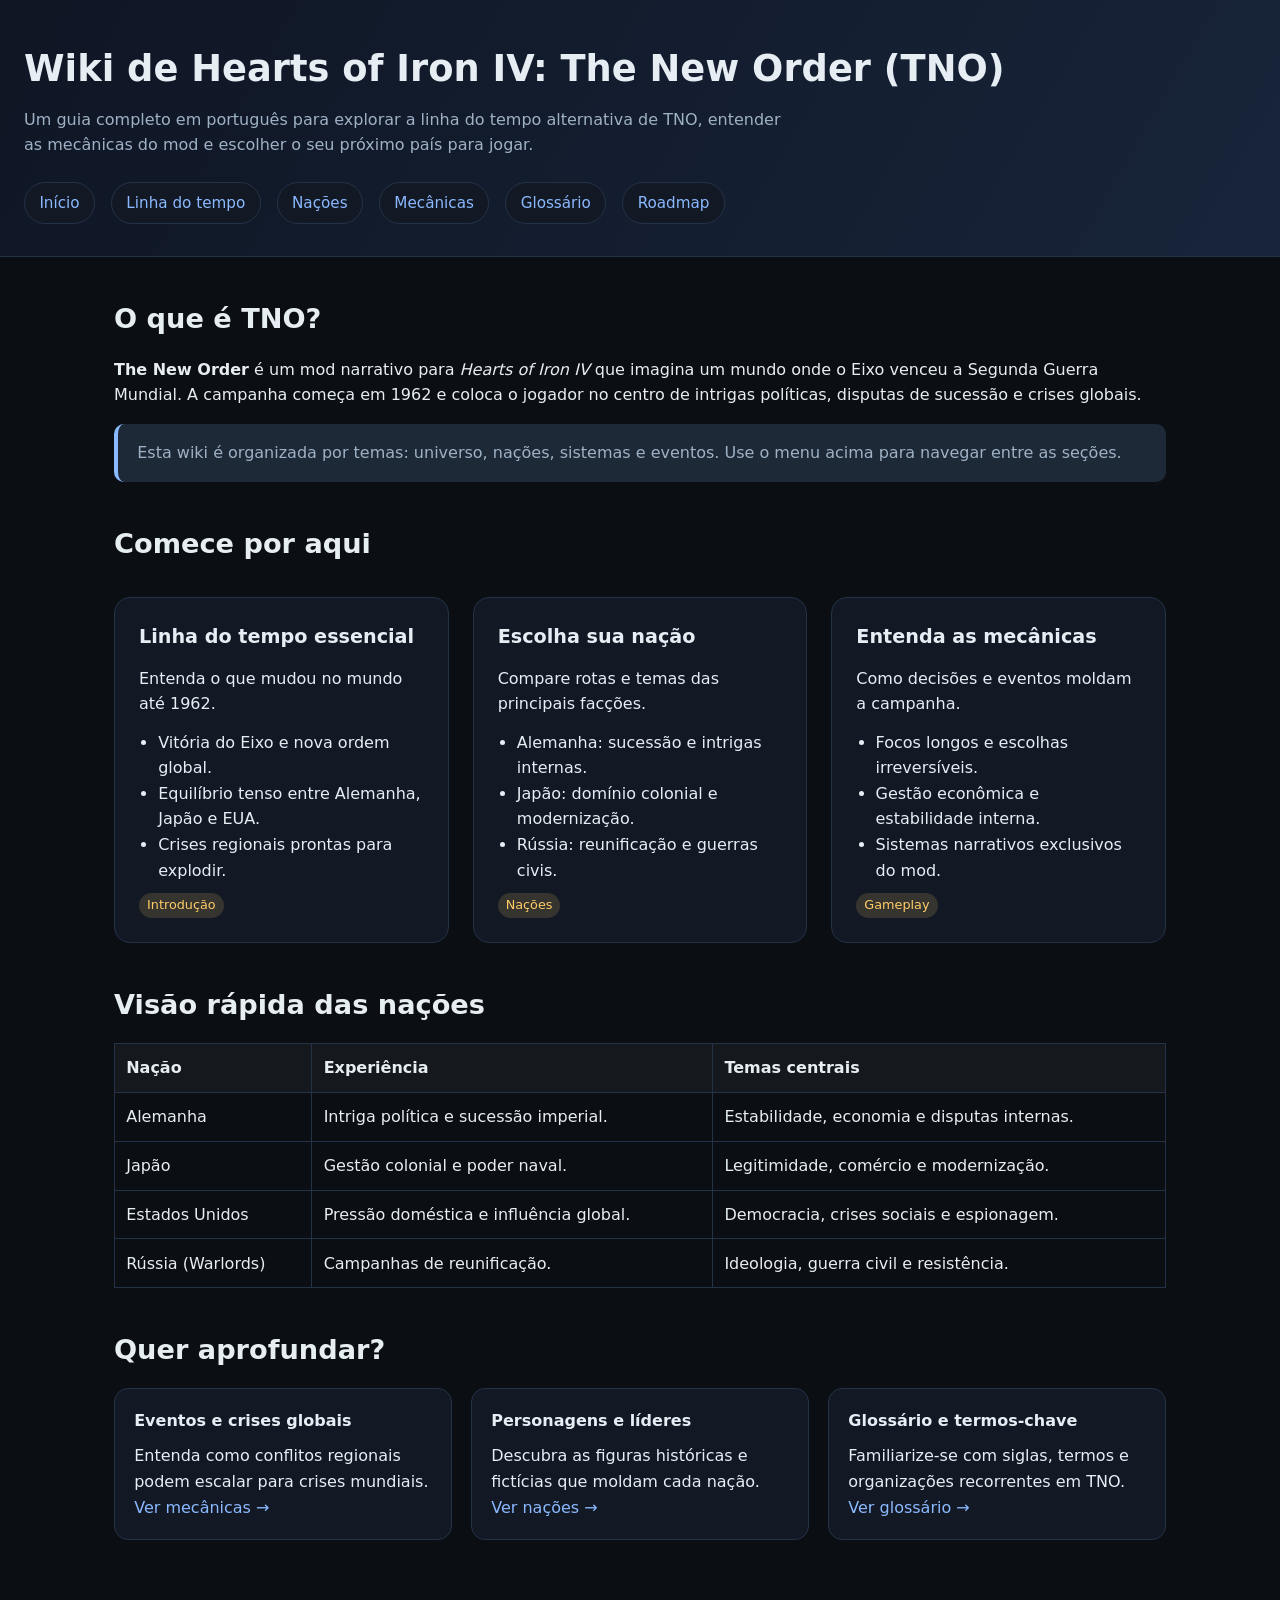
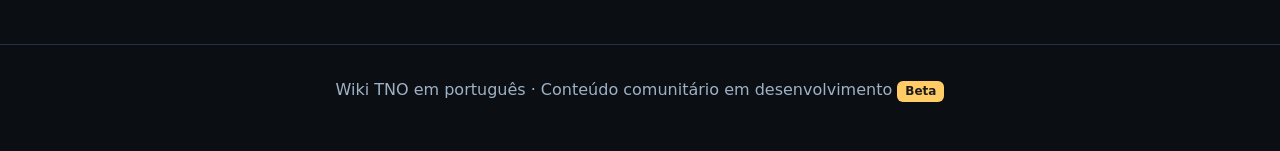
<file: index.html>
<!DOCTYPE html>
<html lang="pt-BR">
  <head>
    <meta charset="UTF-8" />
    <meta name="viewport" content="width=device-width, initial-scale=1" />
    <title>Wiki TNO - Página inicial</title>
    <link rel="stylesheet" href="styles.css" />
  </head>
  <body>
    <header class="site-header">
      <h1>Wiki de Hearts of Iron IV: The New Order (TNO)</h1>
      <p>
        Um guia completo em português para explorar a linha do tempo alternativa de
        TNO, entender as mecânicas do mod e escolher o seu próximo país para jogar.
      </p>
      <nav class="nav">
        <a href="index.html">Início</a>
        <a href="pages/linha-do-tempo.html">Linha do tempo</a>
        <a href="pages/nacoes.html">Nações</a>
        <a href="pages/mecanicas.html">Mecânicas</a>
        <a href="pages/glossario.html">Glossário</a>
        <a href="pages/roadmap.html">Roadmap</a>
      </nav>
    </header>

    <main>
      <section class="section">
        <h2>O que é TNO?</h2>
        <p>
          <strong>The New Order</strong> é um mod narrativo para <em>Hearts of Iron IV</em>
          que imagina um mundo onde o Eixo venceu a Segunda Guerra Mundial. A campanha
          começa em 1962 e coloca o jogador no centro de intrigas políticas, disputas
          de sucessão e crises globais.
        </p>
        <div class="callout">
          Esta wiki é organizada por temas: universo, nações, sistemas e eventos.
          Use o menu acima para navegar entre as seções.
        </div>
      </section>

      <section class="section">
        <h2>Comece por aqui</h2>
        <div class="hero-grid">
          <div class="hero-panel">
            <h3>Linha do tempo essencial</h3>
            <p>Entenda o que mudou no mundo até 1962.</p>
            <ul>
              <li>Vitória do Eixo e nova ordem global.</li>
              <li>Equilíbrio tenso entre Alemanha, Japão e EUA.</li>
              <li>Crises regionais prontas para explodir.</li>
            </ul>
            <span class="tag">Introdução</span>
          </div>
          <div class="hero-panel">
            <h3>Escolha sua nação</h3>
            <p>Compare rotas e temas das principais facções.</p>
            <ul>
              <li>Alemanha: sucessão e intrigas internas.</li>
              <li>Japão: domínio colonial e modernização.</li>
              <li>Rússia: reunificação e guerras civis.</li>
            </ul>
            <span class="tag">Nações</span>
          </div>
          <div class="hero-panel">
            <h3>Entenda as mecânicas</h3>
            <p>Como decisões e eventos moldam a campanha.</p>
            <ul>
              <li>Focos longos e escolhas irreversíveis.</li>
              <li>Gestão econômica e estabilidade interna.</li>
              <li>Sistemas narrativos exclusivos do mod.</li>
            </ul>
            <span class="tag">Gameplay</span>
          </div>
        </div>
      </section>

      <section class="section">
        <h2>Visão rápida das nações</h2>
        <table class="table">
          <thead>
            <tr>
              <th>Nação</th>
              <th>Experiência</th>
              <th>Temas centrais</th>
            </tr>
          </thead>
          <tbody>
            <tr>
              <td>Alemanha</td>
              <td>Intriga política e sucessão imperial.</td>
              <td>Estabilidade, economia e disputas internas.</td>
            </tr>
            <tr>
              <td>Japão</td>
              <td>Gestão colonial e poder naval.</td>
              <td>Legitimidade, comércio e modernização.</td>
            </tr>
            <tr>
              <td>Estados Unidos</td>
              <td>Pressão doméstica e influência global.</td>
              <td>Democracia, crises sociais e espionagem.</td>
            </tr>
            <tr>
              <td>Rússia (Warlords)</td>
              <td>Campanhas de reunificação.</td>
              <td>Ideologia, guerra civil e resistência.</td>
            </tr>
          </tbody>
        </table>
      </section>

      <section class="section">
        <h2>Quer aprofundar?</h2>
        <div class="card-grid">
          <article class="card">
            <h4>Eventos e crises globais</h4>
            <p>
              Entenda como conflitos regionais podem escalar para crises mundiais.
            </p>
            <a href="pages/mecanicas.html">Ver mecânicas →</a>
          </article>
          <article class="card">
            <h4>Personagens e líderes</h4>
            <p>
              Descubra as figuras históricas e fictícias que moldam cada nação.
            </p>
            <a href="pages/nacoes.html">Ver nações →</a>
          </article>
          <article class="card">
            <h4>Glossário e termos-chave</h4>
            <p>
              Familiarize-se com siglas, termos e organizações recorrentes em TNO.
            </p>
            <a href="pages/glossario.html">Ver glossário →</a>
          </article>
        </div>
      </section>
    </main>

    <footer>
      <p>
        Wiki TNO em português · Conteúdo comunitário em desenvolvimento
        <span class="badge">Beta</span>
      </p>
    </footer>
  </body>
</html>
</file>
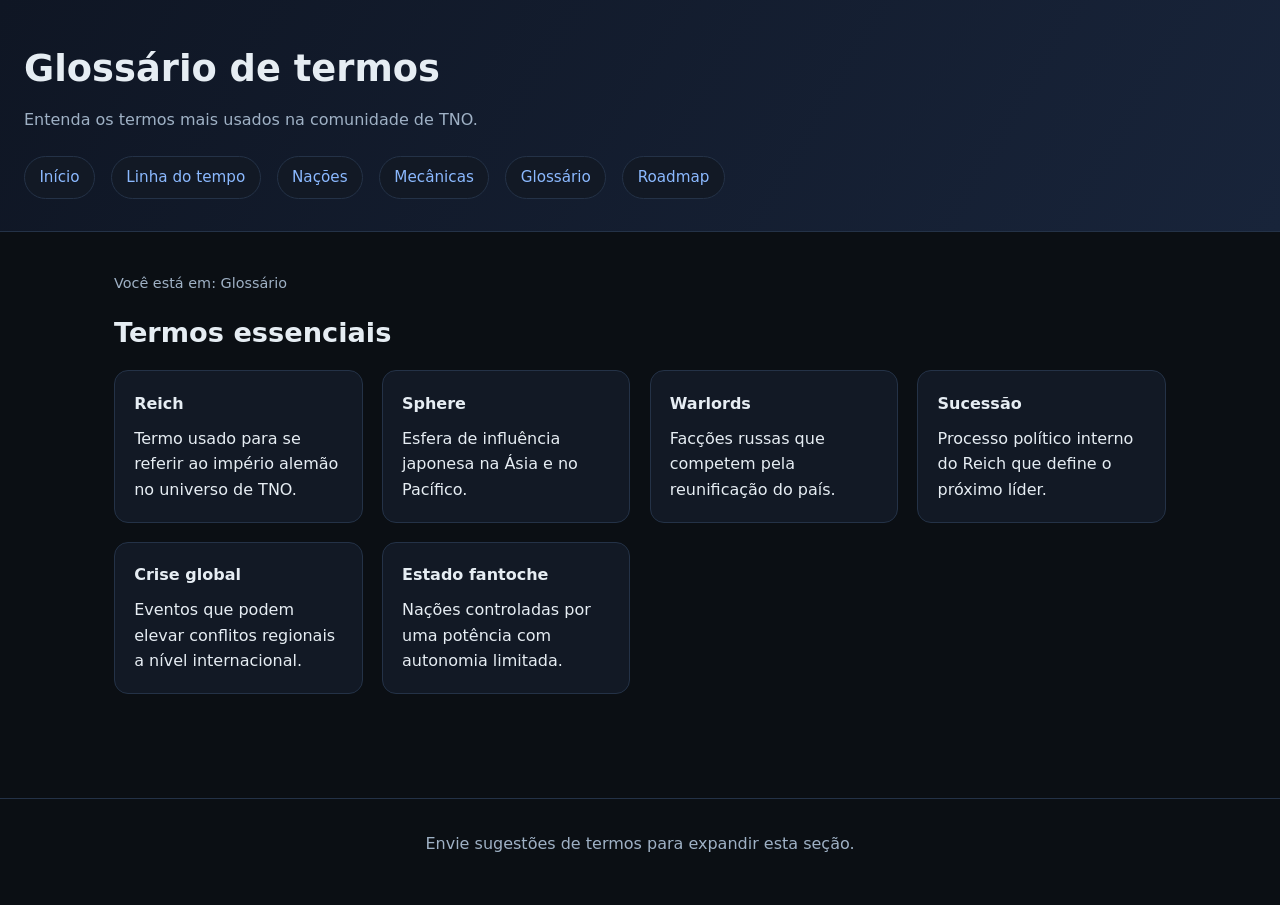
<file: pages/glossario.html>
<!DOCTYPE html>
<html lang="pt-BR">
  <head>
    <meta charset="UTF-8" />
    <meta name="viewport" content="width=device-width, initial-scale=1" />
    <title>Glossário - Wiki TNO</title>
    <link rel="stylesheet" href="../styles.css" />
  </head>
  <body>
    <header class="site-header">
      <h1>Glossário de termos</h1>
      <p>Entenda os termos mais usados na comunidade de TNO.</p>
      <nav class="nav">
        <a href="../index.html">Início</a>
        <a href="linha-do-tempo.html">Linha do tempo</a>
        <a href="nacoes.html">Nações</a>
        <a href="mecanicas.html">Mecânicas</a>
        <a href="glossario.html">Glossário</a>
        <a href="roadmap.html">Roadmap</a>
      </nav>
    </header>

    <main>
      <div class="breadcrumbs">Você está em: Glossário</div>

      <section class="section">
        <h2>Termos essenciais</h2>
        <div class="card-grid">
          <article class="card">
            <h4>Reich</h4>
            <p>Termo usado para se referir ao império alemão no universo de TNO.</p>
          </article>
          <article class="card">
            <h4>Sphere</h4>
            <p>Esfera de influência japonesa na Ásia e no Pacífico.</p>
          </article>
          <article class="card">
            <h4>Warlords</h4>
            <p>Facções russas que competem pela reunificação do país.</p>
          </article>
          <article class="card">
            <h4>Sucessão</h4>
            <p>Processo político interno do Reich que define o próximo líder.</p>
          </article>
          <article class="card">
            <h4>Crise global</h4>
            <p>Eventos que podem elevar conflitos regionais a nível internacional.</p>
          </article>
          <article class="card">
            <h4>Estado fantoche</h4>
            <p>Nações controladas por uma potência com autonomia limitada.</p>
          </article>
        </div>
      </section>
    </main>

    <footer>
      <p>Envie sugestões de termos para expandir esta seção.</p>
    </footer>
  </body>
</html>
</file>
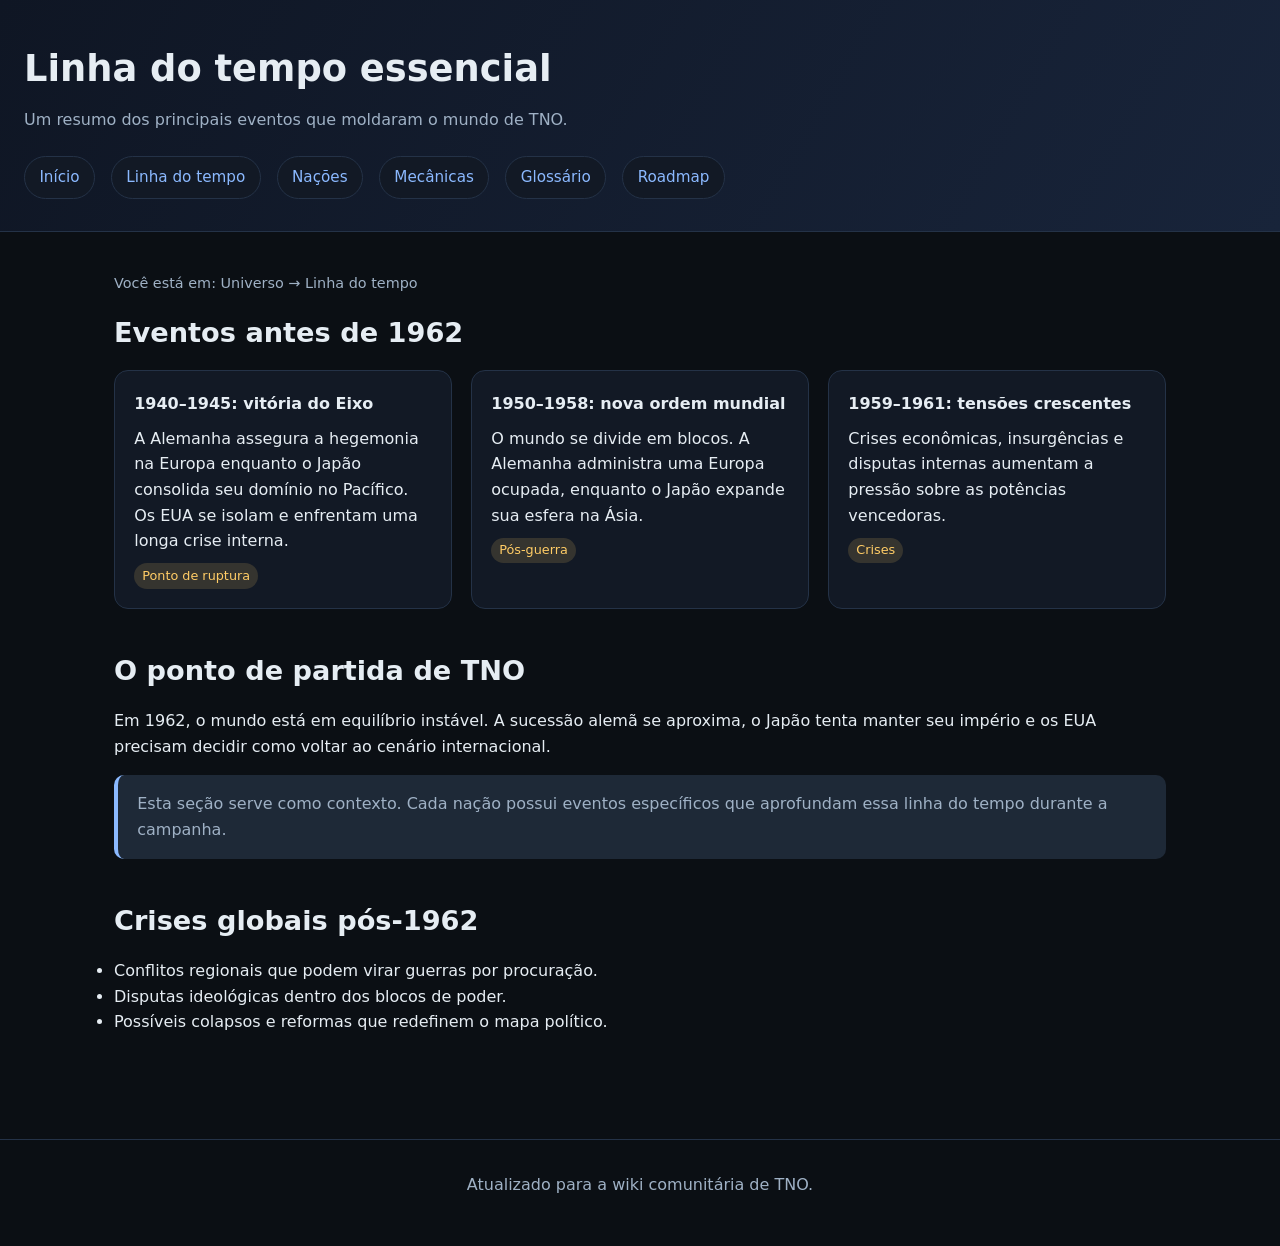
<file: pages/linha-do-tempo.html>
<!DOCTYPE html>
<html lang="pt-BR">
  <head>
    <meta charset="UTF-8" />
    <meta name="viewport" content="width=device-width, initial-scale=1" />
    <title>Linha do tempo - Wiki TNO</title>
    <link rel="stylesheet" href="../styles.css" />
  </head>
  <body>
    <header class="site-header">
      <h1>Linha do tempo essencial</h1>
      <p>Um resumo dos principais eventos que moldaram o mundo de TNO.</p>
      <nav class="nav">
        <a href="../index.html">Início</a>
        <a href="linha-do-tempo.html">Linha do tempo</a>
        <a href="nacoes.html">Nações</a>
        <a href="mecanicas.html">Mecânicas</a>
        <a href="glossario.html">Glossário</a>
        <a href="roadmap.html">Roadmap</a>
      </nav>
    </header>

    <main>
      <div class="breadcrumbs">Você está em: Universo → Linha do tempo</div>

      <section class="section">
        <h2>Eventos antes de 1962</h2>
        <div class="card-grid">
          <article class="card">
            <h4>1940–1945: vitória do Eixo</h4>
            <p>
              A Alemanha assegura a hegemonia na Europa enquanto o Japão consolida seu
              domínio no Pacífico. Os EUA se isolam e enfrentam uma longa crise interna.
            </p>
            <span class="tag">Ponto de ruptura</span>
          </article>
          <article class="card">
            <h4>1950–1958: nova ordem mundial</h4>
            <p>
              O mundo se divide em blocos. A Alemanha administra uma Europa ocupada,
              enquanto o Japão expande sua esfera na Ásia.
            </p>
            <span class="tag">Pós-guerra</span>
          </article>
          <article class="card">
            <h4>1959–1961: tensões crescentes</h4>
            <p>
              Crises econômicas, insurgências e disputas internas aumentam a pressão
              sobre as potências vencedoras.
            </p>
            <span class="tag">Crises</span>
          </article>
        </div>
      </section>

      <section class="section">
        <h2>O ponto de partida de TNO</h2>
        <p>
          Em 1962, o mundo está em equilíbrio instável. A sucessão alemã se aproxima,
          o Japão tenta manter seu império e os EUA precisam decidir como voltar ao
          cenário internacional.
        </p>
        <div class="callout">
          Esta seção serve como contexto. Cada nação possui eventos específicos que
          aprofundam essa linha do tempo durante a campanha.
        </div>
      </section>

      <section class="section">
        <h2>Crises globais pós-1962</h2>
        <ul>
          <li>Conflitos regionais que podem virar guerras por procuração.</li>
          <li>Disputas ideológicas dentro dos blocos de poder.</li>
          <li>Possíveis colapsos e reformas que redefinem o mapa político.</li>
        </ul>
      </section>
    </main>

    <footer>
      <p>Atualizado para a wiki comunitária de TNO.</p>
    </footer>
  </body>
</html>
</file>
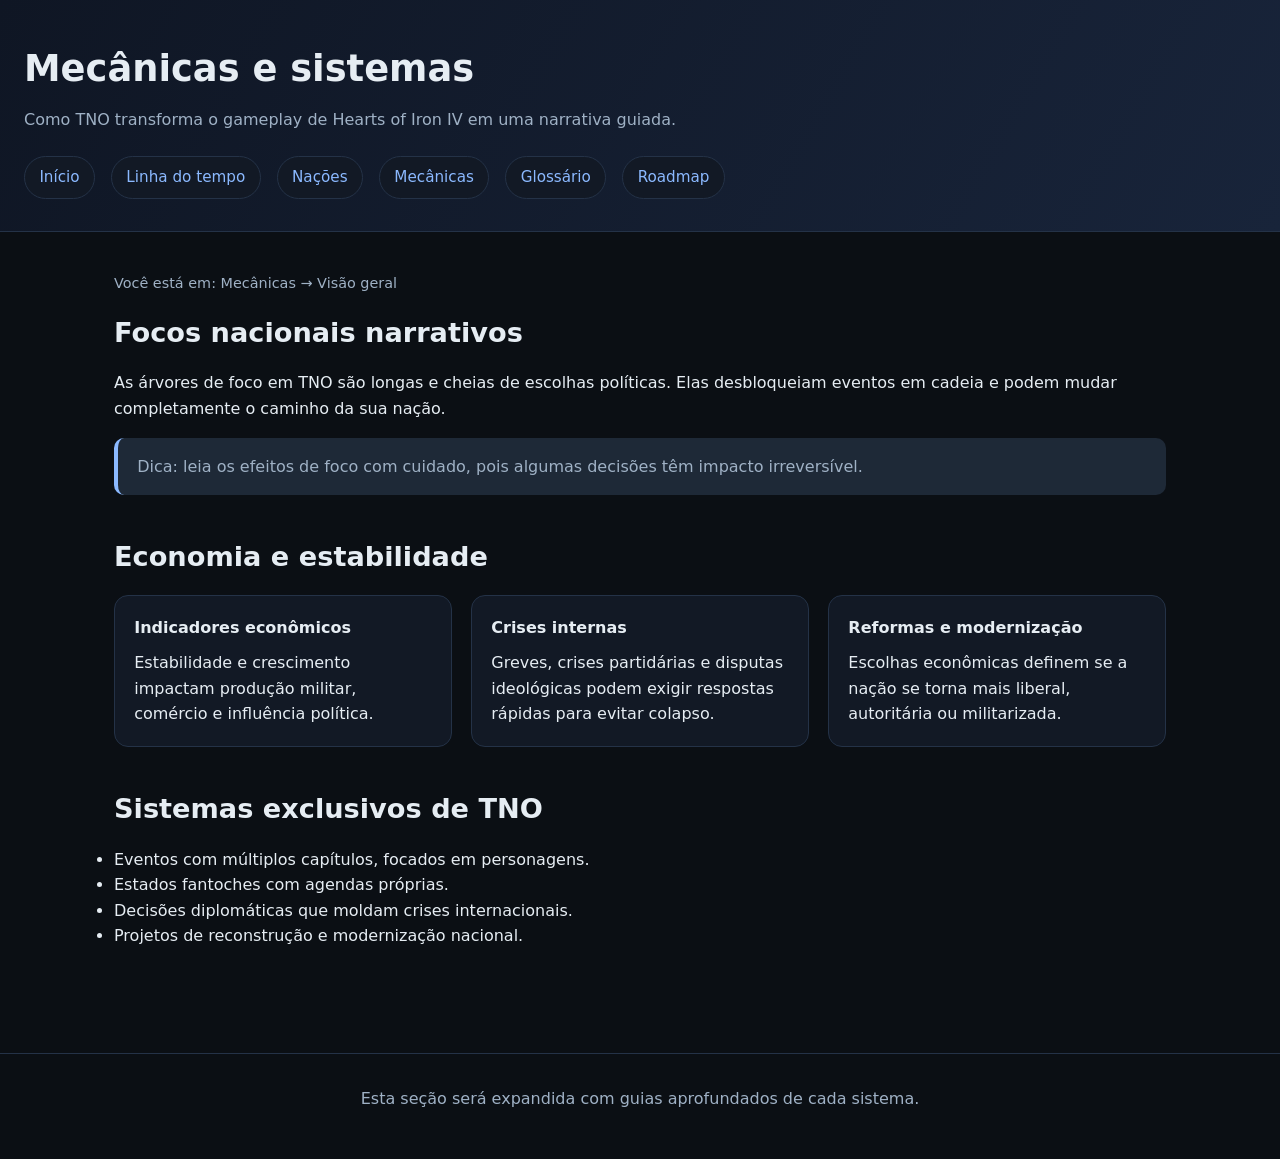
<file: pages/mecanicas.html>
<!DOCTYPE html>
<html lang="pt-BR">
  <head>
    <meta charset="UTF-8" />
    <meta name="viewport" content="width=device-width, initial-scale=1" />
    <title>Mecânicas - Wiki TNO</title>
    <link rel="stylesheet" href="../styles.css" />
  </head>
  <body>
    <header class="site-header">
      <h1>Mecânicas e sistemas</h1>
      <p>Como TNO transforma o gameplay de Hearts of Iron IV em uma narrativa guiada.</p>
      <nav class="nav">
        <a href="../index.html">Início</a>
        <a href="linha-do-tempo.html">Linha do tempo</a>
        <a href="nacoes.html">Nações</a>
        <a href="mecanicas.html">Mecânicas</a>
        <a href="glossario.html">Glossário</a>
        <a href="roadmap.html">Roadmap</a>
      </nav>
    </header>

    <main>
      <div class="breadcrumbs">Você está em: Mecânicas → Visão geral</div>

      <section class="section">
        <h2>Focos nacionais narrativos</h2>
        <p>
          As árvores de foco em TNO são longas e cheias de escolhas políticas. Elas
          desbloqueiam eventos em cadeia e podem mudar completamente o caminho da
          sua nação.
        </p>
        <div class="callout">
          Dica: leia os efeitos de foco com cuidado, pois algumas decisões têm impacto
          irreversível.
        </div>
      </section>

      <section class="section">
        <h2>Economia e estabilidade</h2>
        <div class="card-grid">
          <article class="card">
            <h4>Indicadores econômicos</h4>
            <p>
              Estabilidade e crescimento impactam produção militar, comércio e
              influência política.
            </p>
          </article>
          <article class="card">
            <h4>Crises internas</h4>
            <p>
              Greves, crises partidárias e disputas ideológicas podem exigir respostas
              rápidas para evitar colapso.
            </p>
          </article>
          <article class="card">
            <h4>Reformas e modernização</h4>
            <p>
              Escolhas econômicas definem se a nação se torna mais liberal, autoritária
              ou militarizada.
            </p>
          </article>
        </div>
      </section>

      <section class="section">
        <h2>Sistemas exclusivos de TNO</h2>
        <ul>
          <li>Eventos com múltiplos capítulos, focados em personagens.</li>
          <li>Estados fantoches com agendas próprias.</li>
          <li>Decisões diplomáticas que moldam crises internacionais.</li>
          <li>Projetos de reconstrução e modernização nacional.</li>
        </ul>
      </section>
    </main>

    <footer>
      <p>Esta seção será expandida com guias aprofundados de cada sistema.</p>
    </footer>
  </body>
</html>
</file>
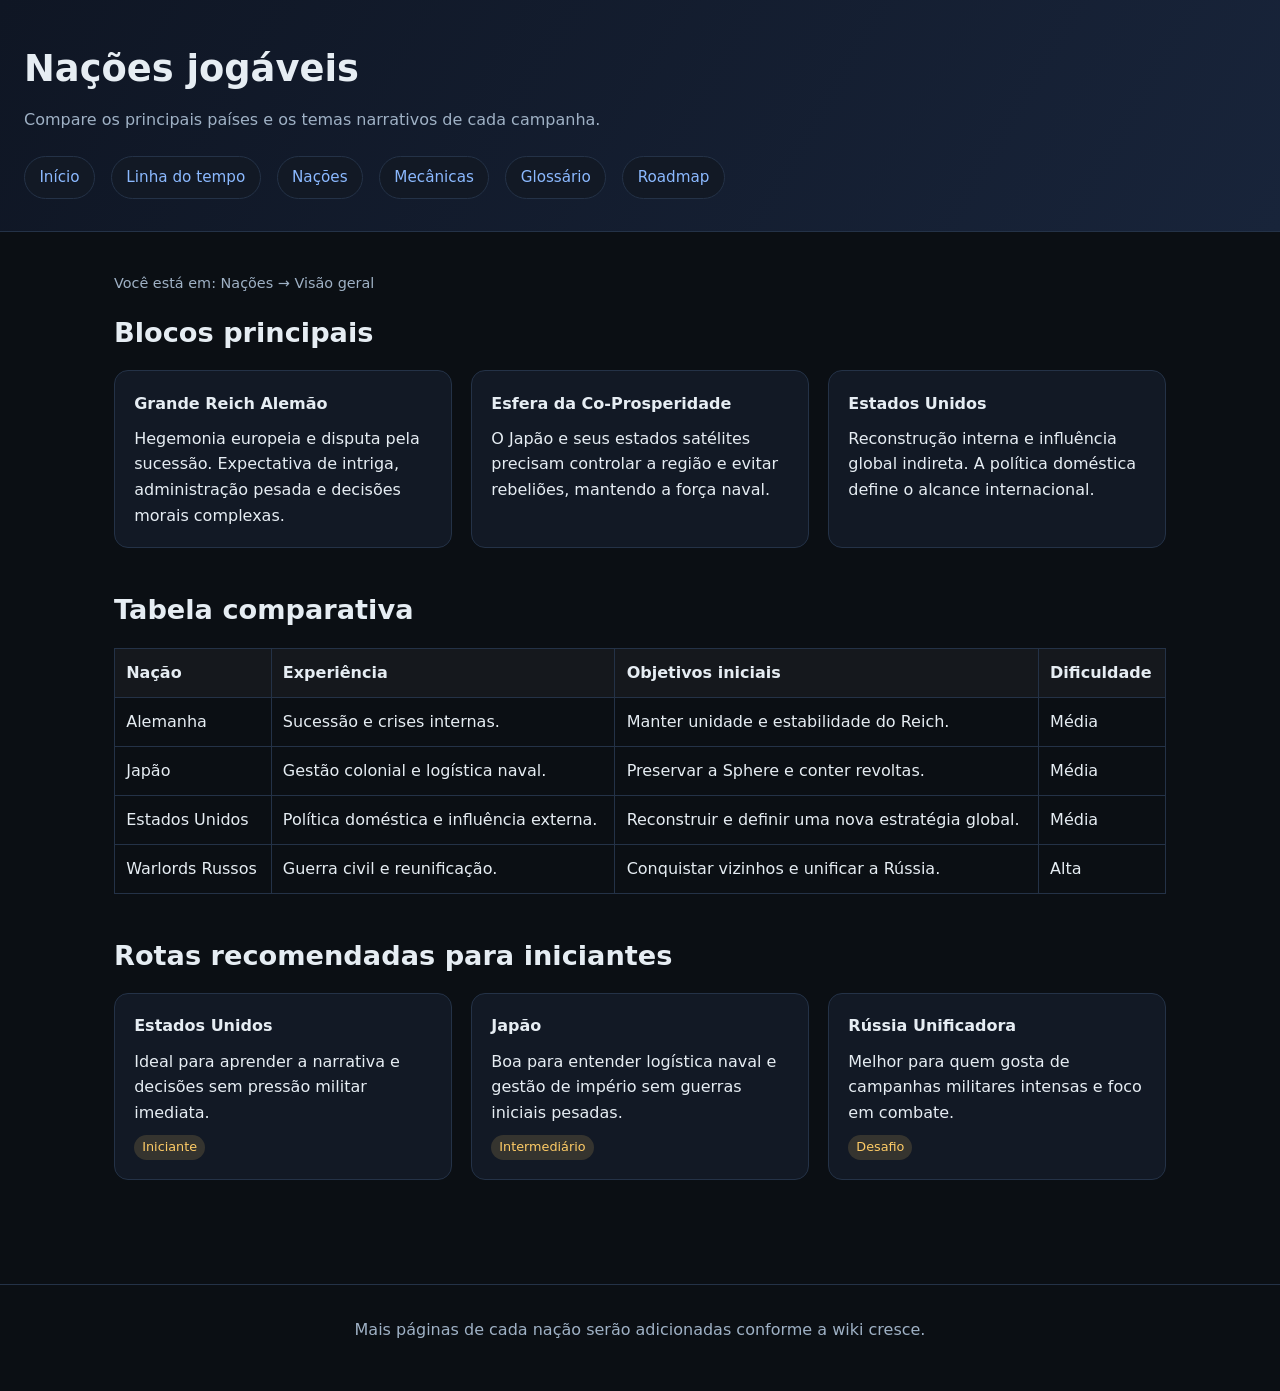
<file: pages/nacoes.html>
<!DOCTYPE html>
<html lang="pt-BR">
  <head>
    <meta charset="UTF-8" />
    <meta name="viewport" content="width=device-width, initial-scale=1" />
    <title>Nações - Wiki TNO</title>
    <link rel="stylesheet" href="../styles.css" />
  </head>
  <body>
    <header class="site-header">
      <h1>Nações jogáveis</h1>
      <p>Compare os principais países e os temas narrativos de cada campanha.</p>
      <nav class="nav">
        <a href="../index.html">Início</a>
        <a href="linha-do-tempo.html">Linha do tempo</a>
        <a href="nacoes.html">Nações</a>
        <a href="mecanicas.html">Mecânicas</a>
        <a href="glossario.html">Glossário</a>
        <a href="roadmap.html">Roadmap</a>
      </nav>
    </header>

    <main>
      <div class="breadcrumbs">Você está em: Nações → Visão geral</div>

      <section class="section">
        <h2>Blocos principais</h2>
        <div class="card-grid">
          <article class="card">
            <h4>Grande Reich Alemão</h4>
            <p>
              Hegemonia europeia e disputa pela sucessão. Expectativa de intriga,
              administração pesada e decisões morais complexas.
            </p>
          </article>
          <article class="card">
            <h4>Esfera da Co-Prosperidade</h4>
            <p>
              O Japão e seus estados satélites precisam controlar a região e evitar
              rebeliões, mantendo a força naval.
            </p>
          </article>
          <article class="card">
            <h4>Estados Unidos</h4>
            <p>
              Reconstrução interna e influência global indireta. A política doméstica
              define o alcance internacional.
            </p>
          </article>
        </div>
      </section>

      <section class="section">
        <h2>Tabela comparativa</h2>
        <table class="table">
          <thead>
            <tr>
              <th>Nação</th>
              <th>Experiência</th>
              <th>Objetivos iniciais</th>
              <th>Dificuldade</th>
            </tr>
          </thead>
          <tbody>
            <tr>
              <td>Alemanha</td>
              <td>Sucessão e crises internas.</td>
              <td>Manter unidade e estabilidade do Reich.</td>
              <td>Média</td>
            </tr>
            <tr>
              <td>Japão</td>
              <td>Gestão colonial e logística naval.</td>
              <td>Preservar a Sphere e conter revoltas.</td>
              <td>Média</td>
            </tr>
            <tr>
              <td>Estados Unidos</td>
              <td>Política doméstica e influência externa.</td>
              <td>Reconstruir e definir uma nova estratégia global.</td>
              <td>Média</td>
            </tr>
            <tr>
              <td>Warlords Russos</td>
              <td>Guerra civil e reunificação.</td>
              <td>Conquistar vizinhos e unificar a Rússia.</td>
              <td>Alta</td>
            </tr>
          </tbody>
        </table>
      </section>

      <section class="section">
        <h2>Rotas recomendadas para iniciantes</h2>
        <div class="card-grid">
          <article class="card">
            <h4>Estados Unidos</h4>
            <p>
              Ideal para aprender a narrativa e decisões sem pressão militar imediata.
            </p>
            <span class="tag">Iniciante</span>
          </article>
          <article class="card">
            <h4>Japão</h4>
            <p>
              Boa para entender logística naval e gestão de império sem guerras
              iniciais pesadas.
            </p>
            <span class="tag">Intermediário</span>
          </article>
          <article class="card">
            <h4>Rússia Unificadora</h4>
            <p>
              Melhor para quem gosta de campanhas militares intensas e foco em combate.
            </p>
            <span class="tag">Desafio</span>
          </article>
        </div>
      </section>
    </main>

    <footer>
      <p>Mais páginas de cada nação serão adicionadas conforme a wiki cresce.</p>
    </footer>
  </body>
</html>
</file>
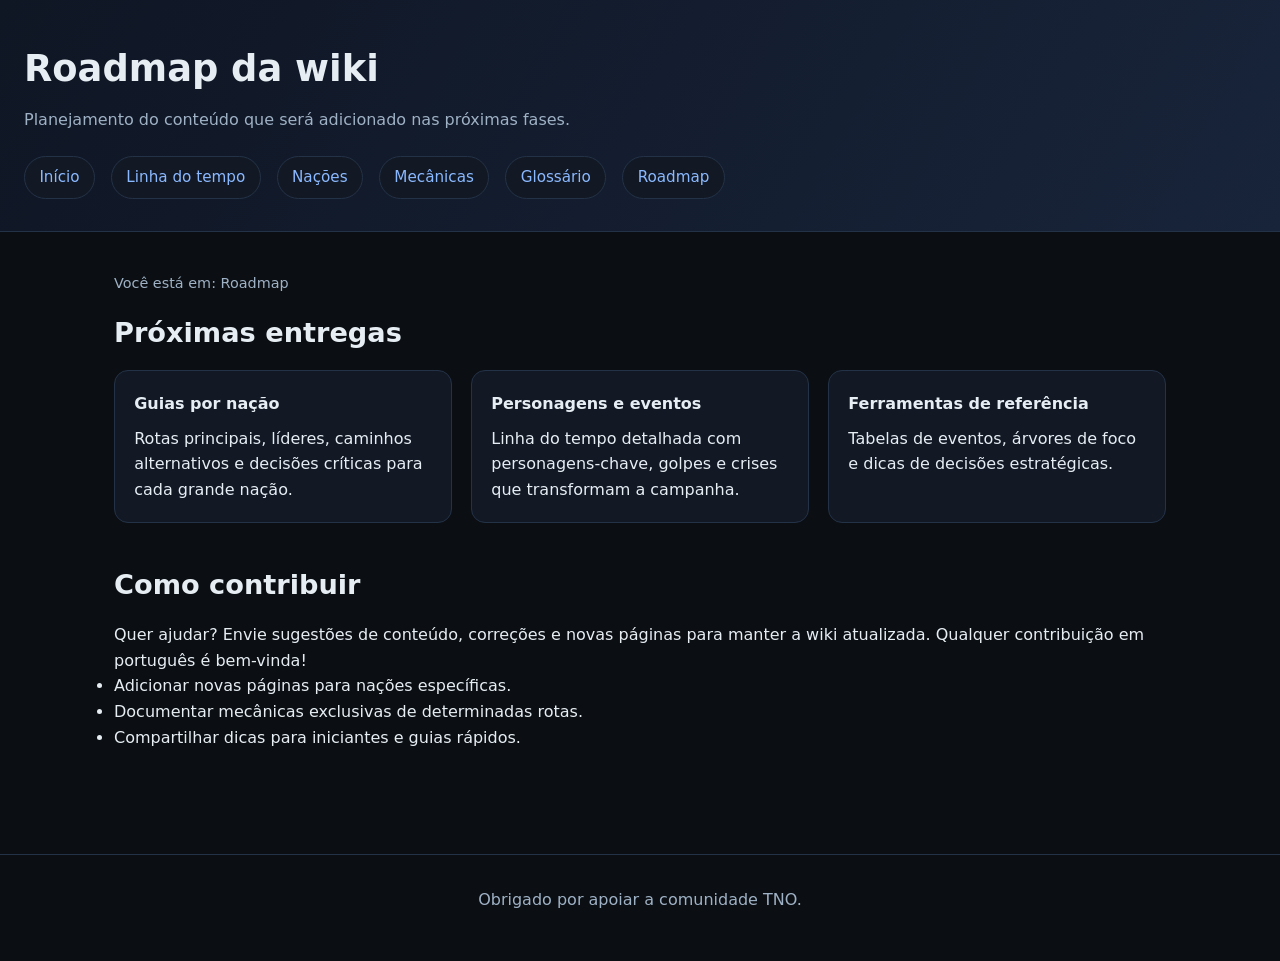
<file: pages/roadmap.html>
<!DOCTYPE html>
<html lang="pt-BR">
  <head>
    <meta charset="UTF-8" />
    <meta name="viewport" content="width=device-width, initial-scale=1" />
    <title>Roadmap - Wiki TNO</title>
    <link rel="stylesheet" href="../styles.css" />
  </head>
  <body>
    <header class="site-header">
      <h1>Roadmap da wiki</h1>
      <p>Planejamento do conteúdo que será adicionado nas próximas fases.</p>
      <nav class="nav">
        <a href="../index.html">Início</a>
        <a href="linha-do-tempo.html">Linha do tempo</a>
        <a href="nacoes.html">Nações</a>
        <a href="mecanicas.html">Mecânicas</a>
        <a href="glossario.html">Glossário</a>
        <a href="roadmap.html">Roadmap</a>
      </nav>
    </header>

    <main>
      <div class="breadcrumbs">Você está em: Roadmap</div>

      <section class="section">
        <h2>Próximas entregas</h2>
        <div class="card-grid">
          <article class="card">
            <h4>Guias por nação</h4>
            <p>
              Rotas principais, líderes, caminhos alternativos e decisões críticas
              para cada grande nação.
            </p>
          </article>
          <article class="card">
            <h4>Personagens e eventos</h4>
            <p>
              Linha do tempo detalhada com personagens-chave, golpes e crises que
              transformam a campanha.
            </p>
          </article>
          <article class="card">
            <h4>Ferramentas de referência</h4>
            <p>
              Tabelas de eventos, árvores de foco e dicas de decisões estratégicas.
            </p>
          </article>
        </div>
      </section>

      <section class="section">
        <h2>Como contribuir</h2>
        <p>
          Quer ajudar? Envie sugestões de conteúdo, correções e novas páginas para
          manter a wiki atualizada. Qualquer contribuição em português é bem-vinda!
        </p>
        <ul>
          <li>Adicionar novas páginas para nações específicas.</li>
          <li>Documentar mecânicas exclusivas de determinadas rotas.</li>
          <li>Compartilhar dicas para iniciantes e guias rápidos.</li>
        </ul>
      </section>
    </main>

    <footer>
      <p>Obrigado por apoiar a comunidade TNO.</p>
    </footer>
  </body>
</html>
</file>
<file: styles.css>
:root {
  color-scheme: light;
  --bg: #0b0f14;
  --card: #121925;
  --text: #e6edf3;
  --muted: #9fb1c5;
  --accent: #ffcc66;
  --accent-dark: #c2943b;
  --border: #243247;
  --link: #8bb9ff;
}

* {
  box-sizing: border-box;
  margin: 0;
  padding: 0;
}

body {
  font-family: "Inter", "Segoe UI", system-ui, sans-serif;
  background: var(--bg);
  color: var(--text);
  line-height: 1.6;
}

a {
  color: var(--link);
  text-decoration: none;
}

a:hover {
  text-decoration: underline;
}

.site-header {
  background: linear-gradient(120deg, #0f1624, #18243a);
  border-bottom: 1px solid var(--border);
  padding: 2.5rem 1.5rem 2rem;
}

.site-header h1 {
  font-size: 2.3rem;
  margin-bottom: 0.5rem;
}

.site-header p {
  max-width: 760px;
  color: var(--muted);
}

.nav {
  display: flex;
  flex-wrap: wrap;
  gap: 1rem;
  margin-top: 1.5rem;
}

.nav a {
  background: var(--card);
  border: 1px solid var(--border);
  padding: 0.5rem 0.9rem;
  border-radius: 999px;
  font-size: 0.95rem;
}

main {
  max-width: 1100px;
  margin: 0 auto;
  padding: 2.5rem 1.5rem 4rem;
}

.section {
  margin-bottom: 2.5rem;
}

.section h2 {
  font-size: 1.7rem;
  margin-bottom: 1rem;
}

.section h3 {
  font-size: 1.2rem;
  margin-bottom: 0.8rem;
}

.card-grid {
  display: grid;
  grid-template-columns: repeat(auto-fit, minmax(240px, 1fr));
  gap: 1.2rem;
}

.card {
  background: var(--card);
  border: 1px solid var(--border);
  padding: 1.2rem;
  border-radius: 14px;
}

.card h4 {
  margin-bottom: 0.6rem;
}

.tag {
  display: inline-block;
  padding: 0.15rem 0.5rem;
  background: rgba(255, 204, 102, 0.15);
  color: var(--accent);
  border-radius: 999px;
  font-size: 0.8rem;
  margin-top: 0.6rem;
}

.table {
  width: 100%;
  border-collapse: collapse;
  margin-top: 1rem;
}

.table th,
.table td {
  border: 1px solid var(--border);
  padding: 0.7rem;
  text-align: left;
}

.table th {
  background: rgba(255, 255, 255, 0.04);
}

.callout {
  background: rgba(139, 185, 255, 0.15);
  border-left: 4px solid var(--link);
  padding: 1rem 1.2rem;
  border-radius: 10px;
  margin: 1rem 0;
  color: var(--muted);
}

footer {
  border-top: 1px solid var(--border);
  padding: 2rem 1.5rem 3rem;
  color: var(--muted);
  text-align: center;
}

.hero-grid {
  display: grid;
  grid-template-columns: repeat(auto-fit, minmax(260px, 1fr));
  gap: 1.5rem;
  margin-top: 2rem;
}

.hero-panel {
  background: var(--card);
  border: 1px solid var(--border);
  padding: 1.5rem;
  border-radius: 16px;
  min-height: 180px;
}

.hero-panel ul {
  margin-top: 0.8rem;
  padding-left: 1.2rem;
}

.breadcrumbs {
  font-size: 0.9rem;
  color: var(--muted);
  margin-bottom: 1rem;
}

.badge {
  background: var(--accent);
  color: #1b1b1b;
  padding: 0.2rem 0.5rem;
  border-radius: 6px;
  font-weight: 600;
  font-size: 0.75rem;
}

@media (max-width: 700px) {
  .site-header {
    padding: 2rem 1.2rem;
  }

  .site-header h1 {
    font-size: 1.8rem;
  }
}
</file>
